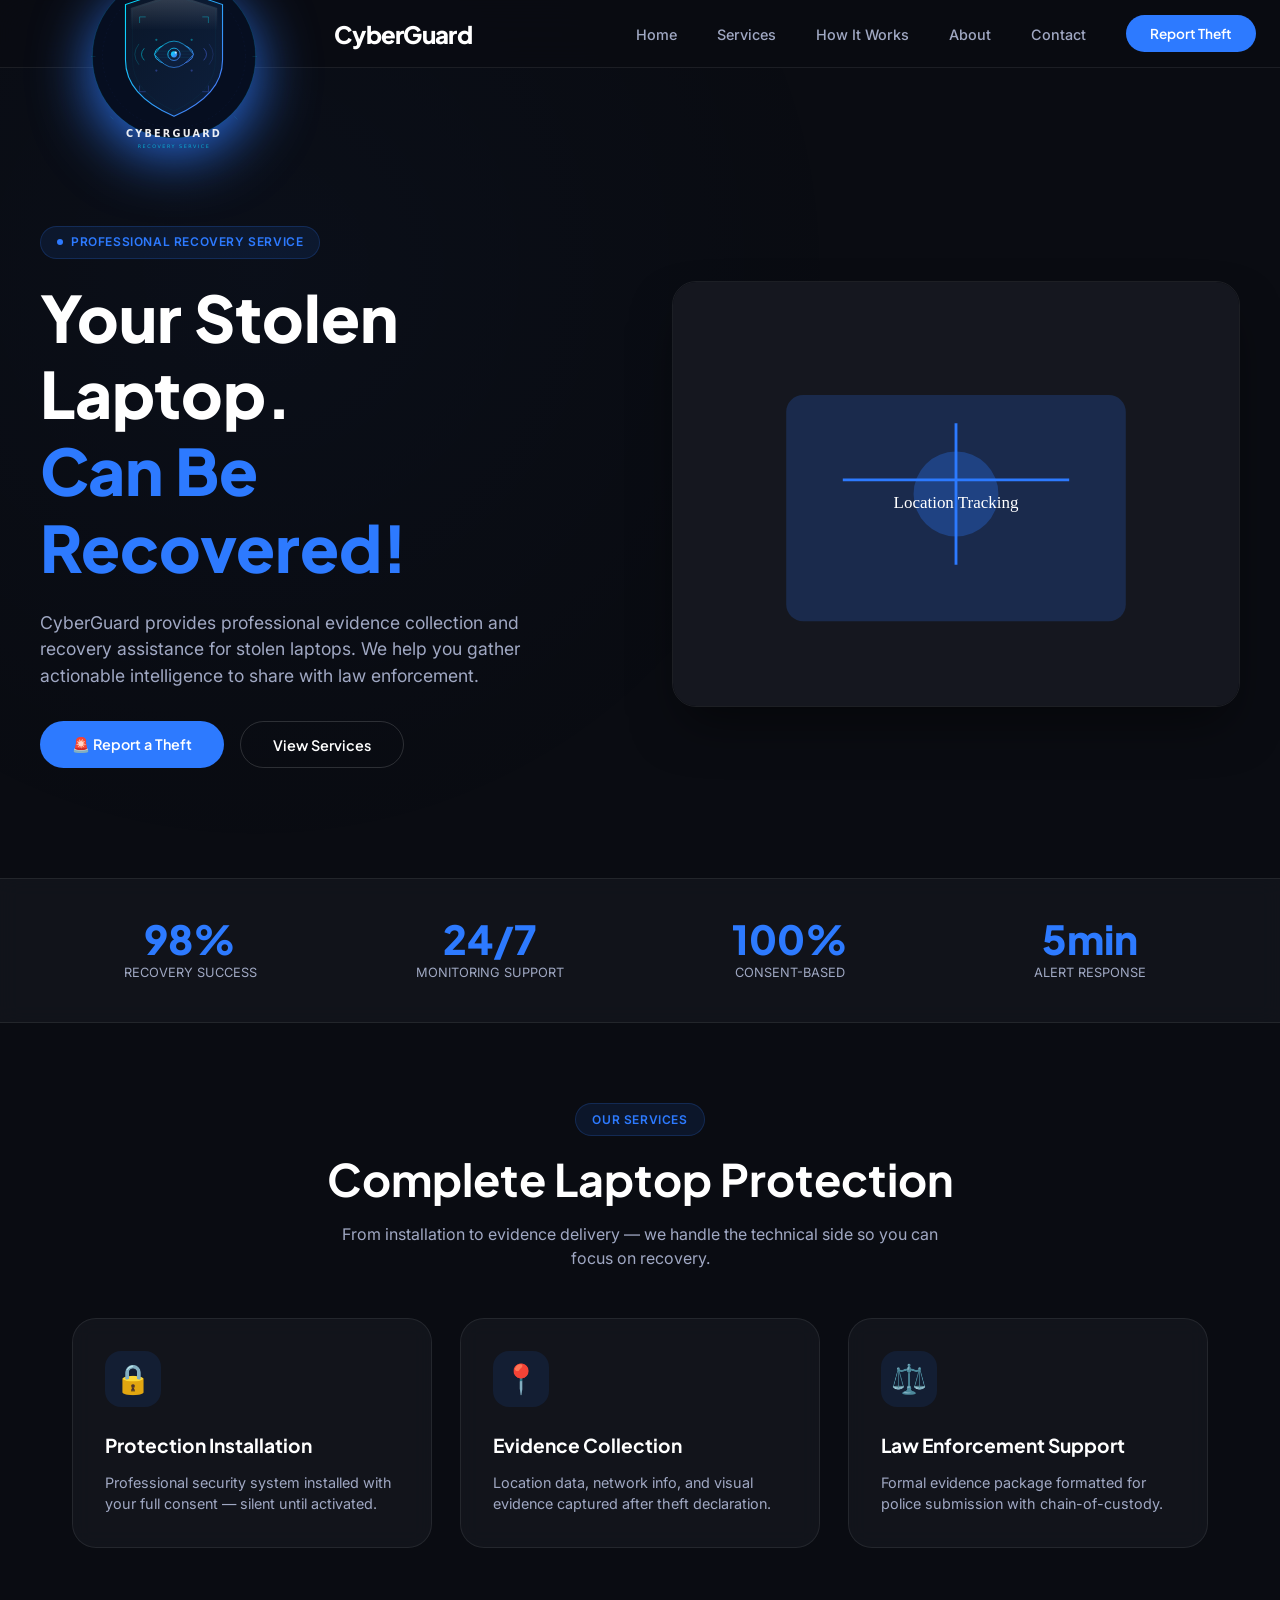
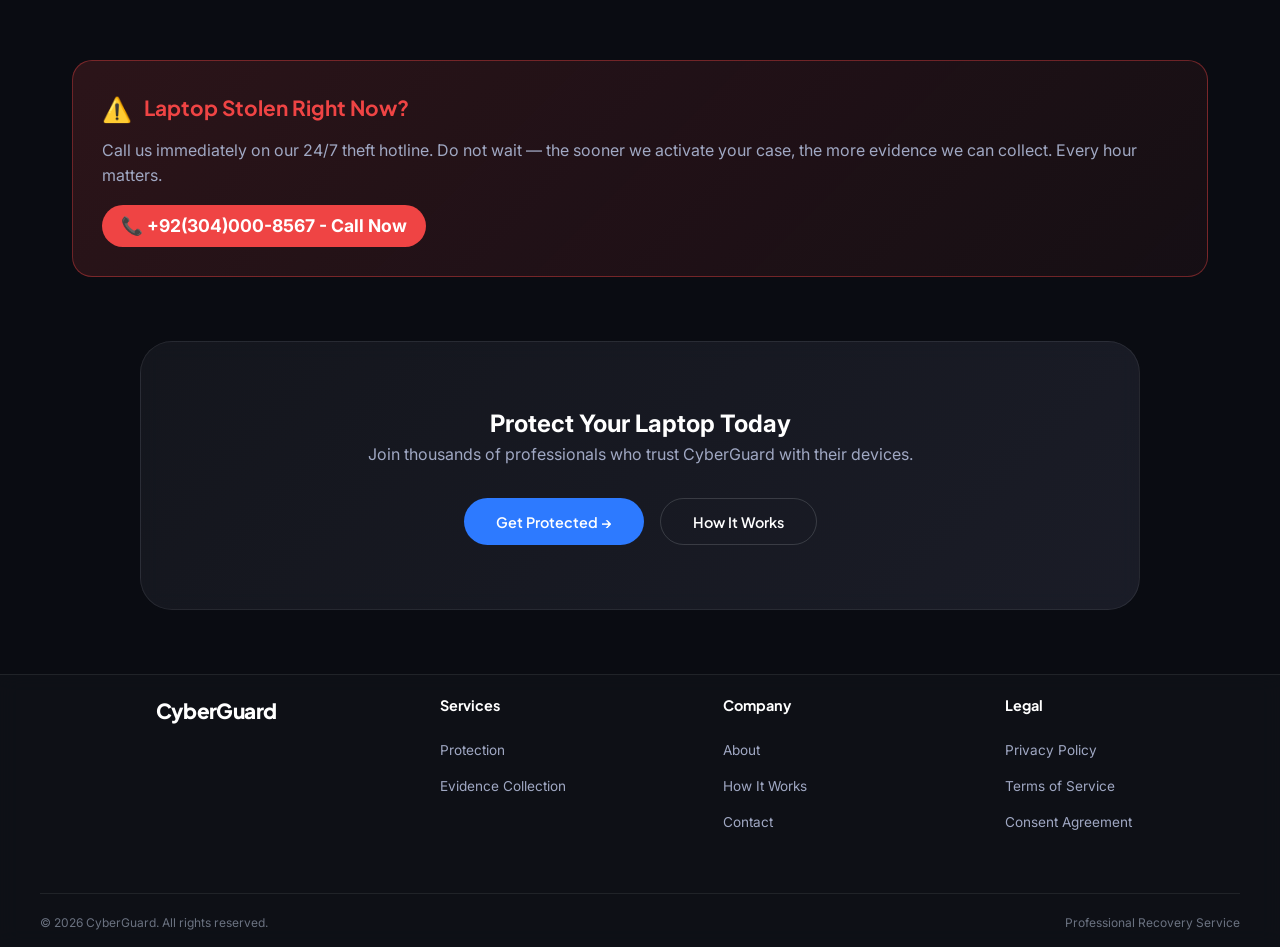
<file: index.html>
<!DOCTYPE html>
<html lang="en">
<head>
  <meta charset="UTF-8">
  <meta name="viewport" content="width=device-width, initial-scale=1.0, user-scalable=yes, viewport-fit=cover">
  <title>CyberGuard — Professional Laptop Recovery Service</title>
  
  <!-- Favicon / Browser Tab Logo -->
  <link rel="icon" type="image/svg+xml" href="cyberguard_icon.svg">
  <link rel="shortcut icon" type="image/svg+xml" href="cyberguard_icon.svg">
  <link rel="apple-touch-icon" href="cyberguard_icon.svg">

  <link href="https://fonts.googleapis.com/css2?family=Inter:opsz,wght@14..32,300;14..32,400;14..32,500;14..32,600;14..32,700&family=Plus+Jakarta+Sans:wght@400;500;600;700;800&display=swap" rel="stylesheet">
 
  <meta name="description" content="Professional laptop recovery and anti-theft protection service. Evidence collection, location tracking, and law enforcement support.">
  <meta name="theme-color" content="#2d7aff">
 
  <link rel="stylesheet" href="style.css">
  
  <style>
    /* Mobile Responsive Fixes */
    @media (max-width: 768px) {
      /* Fix navigation on mobile */
      #nav {
        padding: 8px 1rem !important;
        height: auto !important;
        min-height: 68px;
      }
      
      .nav-logo {
        gap: 8px !important;
      }
      
      .nav-logo .logo-mark {
        display: none !important;
      }
      
      .nav-logo span {
        margin-left: 0 !important;
        font-size: 1.3rem !important;
      }
      
      /* Fix hero section */
      .hero {
        padding: 6rem 1rem 3rem !important;
      }
      
      .hero-grid {
        grid-template-columns: 1fr !important;
        gap: 2rem !important;
        text-align: center !important;
      }
      
      .hero-content p {
        margin: 0 auto 1.5rem auto !important;
      }
      
      .hero-content .btn {
        justify-content: center !important;
      }
      
      /* Fix stats bar */
      .stats-grid {
        grid-template-columns: repeat(2, 1fr) !important;
        gap: 1.5rem !important;
      }
      
      .stats-bar {
        padding: 1.5rem 1rem !important;
      }
      
      /* Fix containers */
      .container {
        padding: 0 1rem !important;
      }
      
      .section {
        padding: 3rem 0 !important;
      }
      
      /* Fix service grid */
      .service-grid {
        grid-template-columns: 1fr !important;
        gap: 1.5rem !important;
      }
      
      .service-card {
        padding: 1.5rem !important;
      }
      
      /* Fix grid layouts */
      .grid-2, .grid-3 {
        grid-template-columns: 1fr !important;
        gap: 1rem !important;
      }
      
      /* Fix process steps */
      .process-steps {
        grid-template-columns: 1fr !important;
        gap: 2rem !important;
      }
      
      /* Fix contact wrapper */
      .contact-wrapper {
        grid-template-columns: 1fr !important;
        gap: 2rem !important;
      }
      
      /* Fix footer */
      .footer-grid {
        grid-template-columns: 1fr !important;
        gap: 1.5rem !important;
        text-align: center !important;
      }
      
      .footer-bottom {
        flex-direction: column !important;
        text-align: center !important;
      }
      
      /* Fix cards */
      .card {
        padding: 1.5rem !important;
      }
      
      /* Fix CTA section */
      .cta-section {
        margin: 2rem 1rem !important;
        padding: 2rem !important;
      }
      
      /* Fix urgent alert */
      .urgent-alert {
        margin: 1rem !important;
        padding: 1.2rem !important;
      }
      
      .urgent-alert h4 {
        font-size: 1rem !important;
      }
      
      /* Fix page headers */
      #page-services > div:first-child,
      #page-how > div:first-child,
      #page-about > div:first-child,
      #page-contact > div:first-child {
        padding: 5rem 1rem 2rem !important;
      }
      
      /* Fix hero buttons */
      .hero-content > div {
        justify-content: center !important;
      }
      
      /* Fix form rows */
      .form-row {
        grid-template-columns: 1fr !important;
        gap: 1rem !important;
      }
      
      /* Fix contact form card */
      .contact-form-card {
        padding: 1.5rem !important;
      }
      
      /* Fix footer logo overlap */
      footer .nav-logo .logo-mark {
        display: none !important;
      }
      
      footer .nav-logo span {
        margin-left: 0 !important;
        font-size: 1.3rem !important;
        display: block !important;
        text-align: center !important;
      }
      
      footer .nav-logo {
        justify-content: center !important;
      }
    }
    
    @media (max-width: 480px) {
      .stat-number {
        font-size: 1.5rem !important;
      }
      
      h1.sh-xl {
        font-size: 1.8rem !important;
      }
      
      h2.sh-lg {
        font-size: 1.5rem !important;
      }
      
      .btn {
        padding: 0.7rem 1.5rem !important;
        font-size: 0.85rem !important;
      }
      
      .badge {
        font-size: 0.7rem !important;
        padding: 0.3rem 0.8rem !important;
      }
    }
  </style>
</head>
<body>

  <!-- Navigation Bar - Fixed for Mobile -->
  <nav id="nav" style="padding: 8px 1.5rem; min-height: 68px; position: relative; overflow: visible;">
    <div class="nav-logo" onclick="showPage('home')" style="display: flex; align-items: center; gap: 12px; position: relative; z-index: 10;">
      <!-- Logo hidden on mobile -->
      <div class="logo-mark" style="width: 300px; height: 300px; background: none; border-radius: 0; padding: 0; position: absolute; top: -115px; left: 0; display: flex; align-items: center; justify-content: center; overflow: visible; z-index: 5;">
        <img src="cyberguard_icon.svg" alt="CyberGuard Logo"
             style="width: 300px; height: 300px; object-fit: contain; 
                    filter: drop-shadow(0 15px 30px rgba(45,122,255,0.9));">
      </div>
      <span style="margin-left: 310px; font-weight: 800; font-size: 1.5rem; letter-spacing: -0.03em; line-height: 1; color: white; z-index: 10;">CyberGuard</span>
    </div>
   
    <ul class="nav-links" style="z-index: 10;">
      <li><a onclick="showPage('home')">Home</a></li>
      <li><a onclick="showPage('services')">Services</a></li>
      <li><a onclick="showPage('how')">How It Works</a></li>
      <li><a onclick="showPage('about')">About</a></li>
      <li><a onclick="showPage('contact')">Contact</a></li>
      <li><button class="nav-btn" onclick="showPage('contact')">Report Theft</button></li>
    </ul>
   
    <button class="hamburger" onclick="toggleMenu()" aria-label="Menu" style="z-index: 10;">
      <span></span><span></span><span></span>
    </button>
  </nav>
 
  <!-- Mobile Menu -->
  <div class="mobile-menu" id="mobileMenu">
    <a onclick="showPage('home'); toggleMenu()">
      <img src="cyberguard_icon.svg" alt="CyberGuard" style="width: 32px; height: 32px; vertical-align: middle; margin-right: 12px;">
      Home
    </a>
    <a onclick="showPage('services'); toggleMenu()">Services</a>
    <a onclick="showPage('how'); toggleMenu()">How It Works</a>
    <a onclick="showPage('about'); toggleMenu()">About</a>
    <a onclick="showPage('contact'); toggleMenu()">Contact</a>
    <a onclick="showPage('contact'); toggleMenu()" style="color: #2d7aff; font-weight: 600;">🚨 Report Theft</a>
  </div>

  <!-- HOME PAGE -->
  <div id="page-home" class="page active">
    <div class="hero">
      <div class="hero-grid">
        <div class="hero-content">
          <div class="badge"><span class="badge-dot"></span>Professional Recovery Service</div>
          <h1>Your Stolen Laptop.<br><span>Can Be Recovered!</span></h1>
          <p>CyberGuard provides professional evidence collection and recovery assistance for stolen laptops. We help you gather actionable intelligence to share with law enforcement.</p>
          <div style="display: flex; gap: 1rem; flex-wrap: wrap;">
            <button class="btn btn-primary" onclick="showPage('contact')">🚨 Report a Theft</button>
            <button class="btn btn-outline" onclick="showPage('services')">View Services</button>
          </div>
        </div>
        <div class="hero-image">
          <img src="data:image/svg+xml,%3Csvg xmlns='http://www.w3.org/2000/svg' viewBox='0 0 400 300'%3E%3Crect width='400' height='300' fill='%2315171f'/%3E%3Crect x='80' y='80' width='240' height='160' rx='12' fill='%232d7aff' opacity='0.2'/%3E%3Cpath d='M120 140 L280 140 M200 100 L200 200' stroke='%232d7aff' stroke-width='2'/%3E%3Ccircle cx='200' cy='150' r='30' fill='%232d7aff' opacity='0.3'/%3E%3Ctext x='200' y='160' text-anchor='middle' fill='white' font-size='12'%3ELocation Tracking%3C/text%3E%3C/svg%3E" alt="Laptop recovery illustration">
        </div>
      </div>
    </div>
    
    <div class="stats-bar">
      <div class="stats-grid">
        <div class="stat-item"><div class="stat-number">98%</div><div class="stat-label">Recovery Success</div></div>
        <div class="stat-item"><div class="stat-number">24/7</div><div class="stat-label">Monitoring Support</div></div>
        <div class="stat-item"><div class="stat-number">100%</div><div class="stat-label">Consent-Based</div></div>
        <div class="stat-item"><div class="stat-number">5min</div><div class="stat-label">Alert Response</div></div>
      </div>
    </div>
    
    <div class="section">
      <div class="container">
        <div class="reveal" style="text-align: center;">
          <div class="badge" style="margin: 0 auto 1rem;">Our Services</div>
          <h2 class="sh sh-lg">Complete Laptop Protection</h2>
          <p class="text-secondary" style="max-width: 600px; margin: 1rem auto 0;">From installation to evidence delivery — we handle the technical side so you can focus on recovery.</p>
        </div>
        <div class="service-grid reveal">
          <div class="service-card" onclick="showPage('services')">
            <div class="service-icon">🔒</div>
            <h3>Protection Installation</h3>
            <p>Professional security system installed with your full consent — silent until activated.</p>
          </div>
          <div class="service-card" onclick="showPage('services')">
            <div class="service-icon">📍</div>
            <h3>Evidence Collection</h3>
            <p>Location data, network info, and visual evidence captured after theft declaration.</p>
          </div>
          <div class="service-card" onclick="showPage('services')">
            <div class="service-icon">⚖️</div>
            <h3>Law Enforcement Support</h3>
            <p>Formal evidence package formatted for police submission with chain-of-custody.</p>
          </div>
        </div>
      </div>
    </div>
    
    <div class="container">
      <div class="urgent-alert reveal">
        <h4>Laptop Stolen Right Now?</h4>
        <p>Call us immediately on our 24/7 theft hotline. Do not wait — the sooner we activate your case, the more evidence we can collect. Every hour matters.</p>
        <div class="urgent-hotline" onclick="showPage('contact')">📞 +92(304)000-8567 - Call Now</div>
      </div>
    </div>
    
    <div class="cta-section reveal">
      <h2>Protect Your Laptop Today</h2>
      <p class="text-secondary">Join thousands of professionals who trust CyberGuard with their devices.</p>
      <div style="display: flex; gap: 1rem; justify-content: center; margin-top: 2rem; flex-wrap: wrap;">
        <button class="btn btn-primary" onclick="showPage('contact')">Get Protected →</button>
        <button class="btn btn-outline" onclick="showPage('how')">How It Works</button>
      </div>
    </div>
  </div>

  <!-- SERVICES PAGE -->
  <div id="page-services" class="page">
    <div style="padding: 6rem 1rem 2rem;">
      <div class="container">
        <div class="badge">Services</div>
        <h1 class="sh sh-xl">Professional Services</h1>
      </div>
    </div>
    <div class="container">
      <div class="grid-2">
        <div class="card"><h3>🔐 Protection Installation</h3><p>Our technicians install a secure protection layer with explicit consent. The system remains completely dormant during normal use.</p></div>
        <div class="card"><h3>🚨 Theft Reporting</h3><p>24/7 dedicated hotline for theft reports. We verify identity and activate evidence collection immediately.</p></div>
        <div class="card"><h3>📸 Evidence Package</h3><p>Comprehensive evidence including IP geolocation, timestamps, network data, and visual captures.</p></div>
        <div class="card"><h3>📋 Law Enforcement Ready</h3><p>Formatted evidence packages with chain-of-custody documentation, ready for police submission.</p></div>
      </div>
      <div class="grid-3" style="margin: 2rem 0;">
        <div class="card"><div style="font-size: 2rem; font-weight: 800; color: #2d7aff;">$4.99</div><h3>Personal</h3><p>1 device · Evidence delivery</p><button class="btn btn-outline" style="margin-top: 1rem; width: 100%;" onclick="showPage('contact')">Select</button></div>
        <div class="card" style="border-color: #2d7aff;"><div style="font-size: 2rem; font-weight: 800; color: #2d7aff;">$12.99</div><h3>Professional</h3><p>3 devices · Priority support</p><button class="btn btn-primary" style="margin-top: 1rem; width: 100%;" onclick="showPage('contact')">Select</button></div>
        <div class="card"><div style="font-size: 2rem; font-weight: 800; color: #2d7aff;">Custom</div><h3>Enterprise</h3><p>Unlimited devices</p><button class="btn btn-outline" style="margin-top: 1rem; width: 100%;" onclick="showPage('contact')">Contact Sales</button></div>
      </div>
    </div>
  </div>

  <!-- HOW IT WORKS PAGE -->
  <div id="page-how" class="page">
    <div style="padding: 6rem 1rem 2rem;">
      <div class="container">
        <div class="badge">Process</div>
        <h1 class="sh sh-xl">How It Works</h1>
      </div>
    </div>
    <div class="container">
      <div class="process-steps">
        <div class="process-step"><div class="step-number">1</div><h4>Consent & Install</h4><p>Sign agreement, we install protection</p></div>
        <div class="process-step"><div class="step-number">2</div><h4>Dormant Mode</h4><p>System inactive during normal use</p></div>
        <div class="process-step"><div class="step-number">3</div><h4>Report Theft</h4><p>Contact us, we monitor your device</p></div>
        <div class="process-step"><div class="step-number">4</div><h4>Evidence Delivered</h4><p>Package ready for law enforcement</p></div>
      </div>
    </div>
  </div>

  <!-- ABOUT PAGE -->
  <div id="page-about" class="page">
    <div style="padding: 6rem 1rem 2rem;">
      <div class="container">
        <div class="badge">About</div>
        <h1 class="sh sh-xl">Professional Recovery Specialists</h1>
      </div>
    </div>
    <div class="container">
      <div class="grid-2">
        <div class="card"><h3>🎯 Our Mission</h3><p>To provide professional, ethical laptop recovery services that respect privacy while delivering actionable evidence.</p></div>
        <div class="card"><h3>🔐 Privacy First</h3><p>Zero data collection during normal use. Evidence only after verified theft report. Full data deletion on request.</p></div>
        <div class="card"><h3>⚖️ Legally Compliant</h3><p>All services operate with explicit owner consent and comply with data protection regulations.</p></div>
        <div class="card"><h3>👥 Expert Team</h3><p>Security professionals dedicated to ethical anti-theft solutions and client support.</p></div>
      </div>
    </div>
  </div>

  <!-- CONTACT PAGE -->
  <div id="page-contact" class="page">
    <div style="padding: 6rem 1rem 2rem;">
      <div class="container">
        <div class="badge">Contact</div>
        <h1 class="sh sh-xl">Get in Touch</h1>
      </div>
    </div>
    <div class="container">
      <div class="contact-wrapper">
        <div>
          <div class="card">
            <div style="display: flex; align-items: center; gap: 1rem; padding: 1rem 0;">
              <div style="width: 44px; height: 44px; background: rgba(45,122,255,0.1); border-radius: 12px; display: flex; align-items: center; justify-content: center;">📞</div>
              <div><h4>Theft Hotline (24/7)</h4><p class="text-secondary">+92(304)000-8567</p><p class="text-secondary">+92(309)662-2182</p></div>
            </div>
            <div style="display: flex; align-items: center; gap: 1rem; padding: 1rem 0;">
              <div style="width: 44px; height: 44px; background: rgba(45,122,255,0.1); border-radius: 12px; display: flex; align-items: center; justify-content: center;">✉️</div>
              <div><h4>Email Support</h4><p class="text-secondary">supportcyberguard@gmail.com</p></div>
            </div>
          </div>
          <div class="urgent-alert" style="margin-top: 1rem;">
            <h4>🚨 Laptop Stolen Right Now?</h4>
            <p>Call our 24/7 hotline immediately. Every hour matters for evidence collection.</p>
            <div class="urgent-hotline">📞 +92(304)000-8567</div>
          </div>
        </div>

        <div>
          <div class="contact-form-card">
            <div id="formContent">
              <h3>Report Theft, Inquiry or New Installation</h3>
              <div class="form-row">
                <div class="form-group">
                  <input type="text" placeholder="Full Name" id="fname" oninput="validateName(this)">
                </div>
                <div class="form-group">
                  <input type="tel" placeholder="Phone Number" id="fphone" maxlength="15" oninput="validatePhone(this)">
                </div>
              </div>
              <div class="form-group">
                <input type="email" placeholder="Email Address" id="femail" oninput="validateEmail(this)">
              </div>
              <div class="form-group">
                <select id="freason">
                  <option value="">Select reason...</option>
                  <option value="theft">🚨 Active Theft Report</option>
                  <option value="install">🔒 New Protection Installation</option>
                  <option value="question">💬 General Question</option>
                  <option value="support">🛟 Support Request</option>
                </select>
              </div>
              <div class="form-group">
                <textarea rows="4" placeholder="Details..." id="fmsg"></textarea>
              </div>
              <button class="btn btn-primary" style="width: 100%;" onclick="submitContactForm()">Send Message →</button>
            </div>
            <div id="formSuccess" style="display: none; text-align: center; padding: 2rem;">
              <div style="font-size: 3rem;">✅</div>
              <h3>Message Sent Successfully</h3>
              <p>We'll contact you within 24 hours.</p>
              <button class="btn btn-outline" style="margin-top: 1rem;" onclick="resetContactForm()">Send Another</button>
            </div>
            <div id="formError" style="display: none; text-align: center; padding: 2rem;">
              <div style="font-size: 3rem;">❌</div>
              <h3>Something Went Wrong</h3>
              <p>Please try again or call our hotline.</p>
              <button class="btn btn-outline" style="margin-top: 1rem;" onclick="resetContactForm()">Try Again</button>
            </div>
          </div>
        </div>
      </div>
    </div>
  </div>

  <!-- LEGAL PAGES -->
  <div id="page-privacy" class="page">
    <div class="legal-content">
      <h1>Privacy Policy</h1>
      <div class="last-updated">Last Updated: March 28, 2026</div>
      <p>CyberGuard is committed to protecting your privacy. This Privacy Policy explains how we collect, use, and safeguard your information.</p>
      <h2>1. Information We Collect</h2>
      <p><strong>Personal Data:</strong> Name, email, phone number, device identifiers. <strong>Evidence Data:</strong> IP addresses, location data, network information, and visual captures after theft declaration.</p>
      <h2>2. How We Use Your Information</h2>
      <p>To provide recovery services, verify ownership, compile evidence packages, and communicate with you. We never sell your data.</p>
      <h2>3. Data Retention</h2>
      <p>Evidence data retained for 90 days unless you request earlier deletion.</p>
      <h2>4. Your Rights</h2>
      <p>You may access, correct, or delete your data at any time.</p>
    </div>
  </div>

  <div id="page-terms" class="page">
    <div class="legal-content">
      <h1>Terms of Service</h1>
      <div class="last-updated">Last Updated: March 28, 2026</div>
      <p>By using CyberGuard services, you agree to these Terms.</p>
      <h2>1. Service Description</h2>
      <p>Laptop protection, theft reporting, evidence collection, and law enforcement support. All services require explicit written consent.</p>
      <h2>2. Eligibility</h2>
      <p>You must be the legal owner of any device you register.</p>
      <h2>3. Consent and Activation</h2>
      <p>System remains dormant until you report a theft. Evidence collection only begins after identity verification.</p>
    </div>
  </div>

  <div id="page-consent" class="page">
    <div class="legal-content">
      <h1>Consent Agreement</h1>
      <div class="last-updated">Last Updated: March 28, 2026</div>
      <p>This Consent Agreement is between CyberGuard and the device owner.</p>
      <h2>1. Voluntary Consent</h2>
      <p>You consent to installation of protection software. It remains dormant during normal use.</p>
      <h2>2. Activation Conditions</h2>
      <p>System activates only upon your explicit theft declaration after identity verification.</p>
      <h2>3. Data Collection Upon Activation</h2>
      <p>May collect some data. All data encrypted.</p>
      <h2>4. Data Ownership</h2>
      <p>All evidence belongs to you. We deliver it securely to you only.</p>
    </div>
  </div>

  <!-- FOOTER -->
  <footer style="padding: 20px 1rem 15px; position: relative; overflow: visible;">
    <div class="footer-grid">
      <div>
        <div class="nav-logo" style="margin-bottom: 10px; cursor: pointer; position: relative; justify-content: center;" onclick="showPage('home')">
          <div class="logo-mark" style="display: none;"></div>
          <span style="font-weight: 800; font-size: 1.3rem; letter-spacing: -0.03em; z-index: 10; display: block; text-align: center;">CyberGuard</span>
        </div>
      </div>
      <div class="footer-col"><h5>Services</h5><ul><li><a onclick="showPage('services')">Protection</a></li><li><a onclick="showPage('services')">Evidence Collection</a></li></ul></div>
      <div class="footer-col"><h5>Company</h5><ul><li><a onclick="showPage('about')">About</a></li><li><a onclick="showPage('how')">How It Works</a></li><li><a onclick="showPage('contact')">Contact</a></li></ul></div>
      <div class="footer-col"><h5>Legal</h5><ul><li><a onclick="showPage('privacy')">Privacy Policy</a></li><li><a onclick="showPage('terms')">Terms of Service</a></li><li><a onclick="showPage('consent')">Consent Agreement</a></li></ul></div>
    </div>
    <div class="footer-bottom" style="margin-top: 20px;">
      <div class="copyright">© 2026 CyberGuard. All rights reserved.</div>
      <div class="copyright">Professional Recovery Service</div>
    </div>
  </footer>

  <script src="script.js"></script>

  <script>
    const WEBSITE_API_URL = window.location.origin;
    
    function validateName(input) {
      input.value = input.value.replace(/[^a-zA-Z\s]/g, '');
    }

    function validatePhone(input) {
      input.value = input.value.replace(/[^0-9+\s-]/g, '');
    }

    function validateEmail(input) {
      if (input.value.length > 0 && !input.value.includes('@')) {
        input.style.borderColor = '#ef4444';
      } else {
        input.style.borderColor = '';
      }
    }

    async function submitContactForm() {
      const name = document.getElementById('fname').value.trim();
      const phone = document.getElementById('fphone').value.trim();
      const email = document.getElementById('femail').value.trim();
      const reasonSelect = document.getElementById('freason');
      const reason = reasonSelect.value;
      const message = document.getElementById('fmsg').value.trim();

      if (!name) {
        alert("Please enter your full name.");
        return;
      }
      if (!phone) {
        alert("Please enter your phone number.");
        return;
      }
      if (!email || !email.includes('@')) {
        alert("Please enter a valid email address.");
        return;
      }
      if (!reason) {
        alert("Please select a reason.");
        return;
      }

      const submitBtn = document.querySelector('#formContent .btn-primary');
      const originalText = submitBtn.innerHTML;
      submitBtn.innerHTML = '⏳ Sending...';
      submitBtn.disabled = true;

      try {
        const response = await fetch(`${WEBSITE_API_URL}/api/contact`, {
          method: 'POST',
          headers: { 'Content-Type': 'application/json' },
          body: JSON.stringify({ name, phone, email, reason, message })
        });

        const result = await response.json();

        if (response.ok && result.success) {
          document.getElementById('formContent').style.display = 'none';
          document.getElementById('formSuccess').style.display = 'block';
          document.getElementById('formError').style.display = 'none';
        } else {
          throw new Error(result.error || 'Submission failed');
        }
      } catch (error) {
        console.error('Error:', error);
        document.getElementById('formContent').style.display = 'none';
        document.getElementById('formError').style.display = 'block';
      } finally {
        submitBtn.innerHTML = originalText;
        submitBtn.disabled = false;
      }
    }

    function resetContactForm() {
      document.getElementById('formContent').style.display = 'block';
      document.getElementById('formSuccess').style.display = 'none';
      document.getElementById('formError').style.display = 'none';
      
      ['fname', 'fphone', 'femail', 'fmsg'].forEach(id => { 
        const el = document.getElementById(id); 
        if (el) el.value = ''; 
      });
      
      const reason = document.getElementById('freason');
      if (reason) reason.selectedIndex = 0;
    }

    function showPage(id) {
      document.querySelectorAll('.page').forEach(p => p.classList.remove('active'));
      const target = document.getElementById('page-' + id);
      if (target) target.classList.add('active');
      window.scrollTo({ top: 0, behavior: 'smooth' });
    }

    function toggleMenu() {
      document.getElementById('mobileMenu').classList.toggle('open');
    }

    document.addEventListener('DOMContentLoaded', () => {
      const mobileMenu = document.getElementById('mobileMenu');
      const hamburger = document.querySelector('.hamburger');
      
      document.addEventListener('click', (e) => {
        if (mobileMenu && mobileMenu.classList.contains('open')) {
          if (!mobileMenu.contains(e.target) && !hamburger?.contains(e.target)) {
            mobileMenu.classList.remove('open');
          }
        }
      });
    });
  </script>
</body>
</html>
</file>
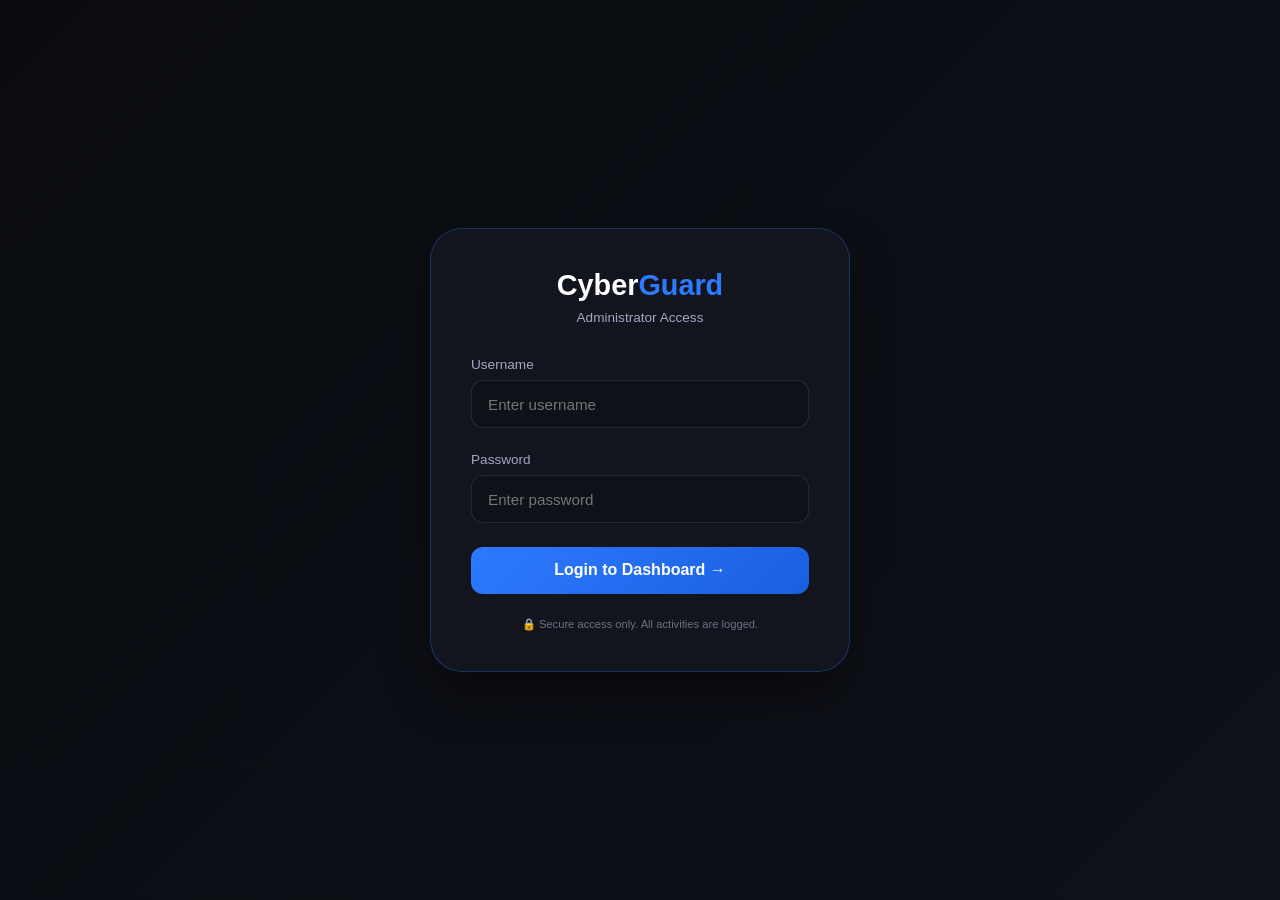
<file: admin_dashboard.html>
<!DOCTYPE html>
<html lang="en">
<head>
    <meta charset="UTF-8">
    <meta name="viewport" content="width=device-width, initial-scale=1.0">
    <title>CyberGuard Admin Dashboard</title>

   <!-- Favicon / Browser Tab Logo -->
    <link rel="icon" type="image/svg+xml" href="cyberguard_icon.svg">
    <link rel="shortcut icon" type="image/svg+xml" href="cyberguard_icon.svg">
    <link rel="apple-touch-icon" href="cyberguard_icon.svg">
    <link rel="icon" type="image/png" sizes="32x32" href="cyberguard_icon.svg">
    <link rel="icon" type="image/png" sizes="16x16" href="cyberguard_icon.svg">

    <style>
        * {
            margin: 0;
            padding: 0;
            box-sizing: border-box;
        }

        body {
            font-family: 'Inter', -apple-system, BlinkMacSystemFont, sans-serif;
            background: #0a0c12;
            color: white;
        }

        /* Navigation */
        .nav {
            background: rgba(15, 17, 24, 0.95);
            backdrop-filter: blur(10px);
            border-bottom: 1px solid rgba(255, 255, 255, 0.1);
            padding: 1rem 2rem;
            position: sticky;
            top: 0;
            z-index: 100;
            display: flex;
            justify-content: space-between;
            align-items: center;
        }

        .nav h2 {
            font-size: 1.3rem;
            font-weight: 600;
        }

        .nav h2 span {
            color: #2d7aff;
        }

        .nav-info {
            display: flex;
            align-items: center;
            gap: 1.5rem;
        }

        .logout-btn {
            background: rgba(239, 68, 68, 0.2);
            color: #ef4444;
            border: 1px solid rgba(239, 68, 68, 0.3);
            padding: 0.5rem 1.2rem;
            border-radius: 8px;
            cursor: pointer;
            font-size: 0.85rem;
            font-weight: 500;
            transition: all 0.2s;
        }

        .logout-btn:hover {
            background: rgba(239, 68, 68, 0.3);
        }

        /* Stats Cards */
        .stats-container {
            display: grid;
            grid-template-columns: repeat(4, 1fr);
            gap: 1.5rem;
            padding: 2rem;
            max-width: 1400px;
            margin: 0 auto;
        }

        .stat-card {
            background: rgba(21, 23, 31, 0.8);
            border: 1px solid rgba(45, 122, 255, 0.2);
            border-radius: 20px;
            padding: 1.5rem;
            transition: all 0.3s;
        }

        .stat-card:hover {
            border-color: #2d7aff;
            transform: translateY(-2px);
        }

        .stat-icon {
            font-size: 2rem;
            margin-bottom: 0.75rem;
        }

        .stat-number {
            font-size: 2.2rem;
            font-weight: 700;
            color: #2d7aff;
        }

        .stat-label {
            color: #a0a8c3;
            font-size: 0.85rem;
            margin-top: 0.25rem;
        }

        /* Table */
        .table-container {
            background: rgba(21, 23, 31, 0.8);
            border-radius: 20px;
            margin: 0 2rem 2rem;
            overflow-x: auto;
            border: 1px solid rgba(255, 255, 255, 0.05);
        }

        .table-header {
            display: flex;
            justify-content: space-between;
            align-items: center;
            padding: 1.5rem;
            border-bottom: 1px solid rgba(255, 255, 255, 0.1);
        }

        .table-header h3 {
            font-size: 1.1rem;
            font-weight: 600;
        }

        .refresh-btn {
            background: rgba(45, 122, 255, 0.2);
            color: #2d7aff;
            border: none;
            padding: 0.5rem 1rem;
            border-radius: 8px;
            cursor: pointer;
            font-size: 0.85rem;
            display: flex;
            align-items: center;
            gap: 0.5rem;
        }

        .refresh-btn:hover {
            background: rgba(45, 122, 255, 0.3);
        }

        table {
            width: 100%;
            border-collapse: collapse;
        }

        th {
            text-align: left;
            padding: 1rem 1rem;
            color: #a0a8c3;
            font-weight: 500;
            font-size: 0.85rem;
            border-bottom: 1px solid rgba(255, 255, 255, 0.1);
        }

        td {
            padding: 1rem 1rem;
            border-bottom: 1px solid rgba(255, 255, 255, 0.05);
            font-size: 0.9rem;
        }

        tr:hover {
            background: rgba(45, 122, 255, 0.05);
        }

        .status-badge {
            display: inline-block;
            padding: 0.25rem 0.75rem;
            border-radius: 20px;
            font-size: 0.75rem;
            font-weight: 500;
        }

        .status-new {
            background: rgba(239, 68, 68, 0.2);
            color: #ef4444;
        }

        .status-read {
            background: rgba(16, 185, 129, 0.2);
            color: #10b981;
        }

        .view-btn {
            background: rgba(45, 122, 255, 0.2);
            color: #2d7aff;
            border: none;
            padding: 0.3rem 0.8rem;
            border-radius: 6px;
            cursor: pointer;
            font-size: 0.75rem;
        }

        .view-btn:hover {
            background: rgba(45, 122, 255, 0.4);
        }

        .delete-btn {
            background: rgba(239, 68, 68, 0.2);
            color: #ef4444;
            border: none;
            padding: 0.3rem 0.8rem;
            border-radius: 6px;
            cursor: pointer;
            font-size: 0.75rem;
            margin-left: 0.5rem;
        }

        .delete-btn:hover {
            background: rgba(239, 68, 68, 0.4);
        }

        .loading {
            text-align: center;
            padding: 3rem;
            color: #a0a8c3;
        }

        /* Modal */
        .modal {
            display: none;
            position: fixed;
            top: 0;
            left: 0;
            width: 100%;
            height: 100%;
            background: rgba(0, 0, 0, 0.8);
            z-index: 1000;
            align-items: center;
            justify-content: center;
        }

        .modal-content {
            background: #15171f;
            border-radius: 24px;
            max-width: 500px;
            width: 90%;
            padding: 2rem;
            border: 1px solid rgba(45, 122, 255, 0.3);
        }

        .modal-content h3 {
            margin-bottom: 1rem;
        }

        .modal-content p {
            color: #a0a8c3;
            margin-bottom: 0.5rem;
            line-height: 1.6;
        }

        .modal-buttons {
            display: flex;
            gap: 1rem;
            margin-top: 1.5rem;
        }

        .modal-btn {
            padding: 0.6rem 1.2rem;
            border-radius: 8px;
            border: none;
            cursor: pointer;
            font-weight: 500;
        }

        .modal-btn-primary {
            background: #2d7aff;
            color: white;
        }

        .modal-btn-secondary {
            background: rgba(255, 255, 255, 0.1);
            color: white;
        }

        .modal-btn-danger {
            background: #ef4444;
            color: white;
        }

        .no-data {
            text-align: center;
            padding: 3rem;
            color: #6b7280;
        }

        /* Toast Notification */
        .toast {
            position: fixed;
            bottom: 20px;
            right: 20px;
            background: #10b981;
            color: white;
            padding: 12px 20px;
            border-radius: 8px;
            font-size: 0.85rem;
            z-index: 2000;
            animation: slideIn 0.3s ease;
        }

        @keyframes slideIn {
            from {
                transform: translateX(100%);
                opacity: 0;
            }
            to {
                transform: translateX(0);
                opacity: 1;
            }
        }
    </style>
</head>
<body>
    <div class="nav">
        <h2>Cyber<span>Guard</span> | Admin Console</h2>
        <div class="nav-info">
            <span id="loginTime"></span>
            <button class="logout-btn" onclick="logout()">🚪 Logout</button>
        </div>
    </div>

    <div class="stats-container">
        <div class="stat-card">
            <div class="stat-icon">📬</div>
            <div class="stat-number" id="totalCount">0</div>
            <div class="stat-label">Total Messages</div>
        </div>
        <div class="stat-card">
            <div class="stat-icon">🆕</div>
            <div class="stat-number" id="newCount">0</div>
            <div class="stat-label">Unread Messages</div>
        </div>
        <div class="stat-card">
            <div class="stat-icon">📞</div>
            <div class="stat-number" id="theftCount">0</div>
            <div class="stat-label">Theft Reports</div>
        </div>
        <div class="stat-card">
            <div class="stat-icon">✅</div>
            <div class="stat-number" id="readCount">0</div>
            <div class="stat-label">Read Messages</div>
        </div>
    </div>

    <div class="table-container">
        <div class="table-header">
            <h3>📋 Contact Messages</h3>
            <button class="refresh-btn" onclick="loadMessages()">🔄 Refresh</button>
        </div>
        <div id="tableContent">
            <div class="loading">Loading messages...</div>
        </div>
    </div>

    <!-- View Message Modal -->
    <div id="viewModal" class="modal">
        <div class="modal-content">
            <h3 id="modalTitle">Message Details</h3>
            <div id="modalBody"></div>
            <div class="modal-buttons">
                <button class="modal-btn modal-btn-primary" id="markReadBtn" onclick="markAsRead()">✓ Mark as Read</button>
                <button class="modal-btn modal-btn-secondary" onclick="closeModal()">Close</button>
            </div>
        </div>
    </div>

    <!-- Delete Confirmation Modal -->
    <div id="deleteModal" class="modal">
        <div class="modal-content">
            <h3>⚠️ Delete Message</h3>
            <p>Are you sure you want to delete this message?</p>
            <p style="color: #ef4444; font-size: 0.85rem;">This action cannot be undone.</p>
            <div class="modal-buttons">
                <button class="modal-btn modal-btn-danger" id="confirmDeleteBtn">Delete</button>
                <button class="modal-btn modal-btn-secondary" onclick="closeDeleteModal()">Cancel</button>
            </div>
        </div>
    </div>

    <script>
        const API_BASE = window.location.origin;
        let currentMessageId = null;
        let currentMessages = [];
        const ADMIN_KEY = 'CyberGuard2026!';

        // Show toast notification
        function showToast(message, type = 'success') {
            const toast = document.createElement('div');
            toast.className = 'toast';
            toast.style.background = type === 'success' ? '#10b981' : '#ef4444';
            toast.innerHTML = message;
            document.body.appendChild(toast);
            setTimeout(() => toast.remove(), 3000);
        }

        // Check authentication
        function checkAuth() {
            if (sessionStorage.getItem('admin_logged_in') !== 'true') {
                window.location.href = 'admin_login.html';
                return false;
            }
            
            const loginTime = sessionStorage.getItem('admin_login_time');
            if (loginTime) {
                const time = new Date(loginTime).toLocaleString();
                document.getElementById('loginTime').innerHTML = `🕐 ${time}`;
            }
            return true;
        }

        // Load messages from backend
        async function loadMessages() {
            if (!checkAuth()) return;

            const tableContent = document.getElementById('tableContent');
            tableContent.innerHTML = '<div class="loading">Loading messages...</div>';

            try {
                const response = await fetch(`${API_BASE}/admin/contacts`, {
                    headers: {
                        'X-Admin-Key': ADMIN_KEY
                    }
                });

                if (response.status === 401) {
                    logout();
                    return;
                }

                if (!response.ok) {
                    throw new Error('Failed to load messages');
                }

                const data = await response.json();
                
                if (data.contacts) {
                    currentMessages = data.contacts;
                    renderTable(data.contacts);
                    updateStats(data.contacts);
                } else {
                    tableContent.innerHTML = '<div class="no-data">📭 No messages found</div>';
                }
            } catch (error) {
                console.error('Error:', error);
                tableContent.innerHTML = '<div class="no-data">❌ Error loading messages. Make sure server is running.</div>';
            }
        }

        // Render table
        function renderTable(contacts) {
            const tableContent = document.getElementById('tableContent');
            
            if (!contacts || contacts.length === 0) {
                tableContent.innerHTML = '<div class="no-data">📭 No messages found</div>';
                return;
            }

            let html = `
                <table>
                    <thead>
                        <tr>
                            <th>ID</th>
                            <th>Name</th>
                            <th>Email</th>
                            <th>Phone</th>
                            <th>Reason</th>
                            <th>Date</th>
                            <th>Status</th>
                            <th>Actions</th>
                        </tr>
                    </thead>
                    <tbody>
            `;

            contacts.forEach(contact => {
                const date = new Date(contact.timestamp).toLocaleString();
                const statusClass = contact.status === 'new' ? 'status-new' : 'status-read';
                const statusText = contact.status === 'new' ? '🆕 New' : '✓ Read';
                
                let reasonText = '';
                if (contact.reason === 'theft') reasonText = '🚨 Theft Report';
                else if (contact.reason === 'install') reasonText = '🔒 Installation';
                else if (contact.reason === 'question') reasonText = '💬 Question';
                else if (contact.reason === 'support') reasonText = '🛟 Support';
                else reasonText = contact.reason;

                html += `
                    <tr>
                        <td>#${contact.id}</td>
                        <td><strong>${escapeHtml(contact.name)}</strong></td>
                        <td>${escapeHtml(contact.email)}</td>
                        <td>${escapeHtml(contact.phone)}</td>
                        <td>${reasonText}</td>
                        <td>${date}</td>
                        <td><span class="status-badge ${statusClass}">${statusText}</span></td>
                        <td>
                            <button class="view-btn" onclick="viewMessage(${contact.id})">📖 View</button>
                            <button class="delete-btn" onclick="confirmDelete(${contact.id})">🗑️ Delete</button>
                        </td>
                    </tr>
                `;
            });

            html += `</tbody></table>`;
            tableContent.innerHTML = html;
        }

        // Update statistics
        function updateStats(contacts) {
            const total = contacts.length;
            const newCount = contacts.filter(c => c.status === 'new').length;
            const readCount = total - newCount;
            const theftCount = contacts.filter(c => c.reason === 'theft').length;
            
            document.getElementById('totalCount').innerText = total;
            document.getElementById('newCount').innerText = newCount;
            document.getElementById('readCount').innerText = readCount;
            document.getElementById('theftCount').innerText = theftCount;
        }

        // View message details
        function viewMessage(id) {
            const contact = currentMessages.find(c => c.id === id);
            if (!contact) return;
            
            currentMessageId = id;
            
            const modalBody = document.getElementById('modalBody');
            const date = new Date(contact.timestamp).toLocaleString();
            
            let reasonText = '';
            if (contact.reason === 'theft') reasonText = '🚨 Active Theft Report';
            else if (contact.reason === 'install') reasonText = '🔒 New Protection Installation';
            else if (contact.reason === 'question') reasonText = '💬 General Question';
            else if (contact.reason === 'support') reasonText = '🛟 Support Request';
            else reasonText = contact.reason;
            
            // Update mark as read button based on status
            const markBtn = document.getElementById('markReadBtn');
            if (contact.status === 'read') {
                markBtn.style.display = 'none';
            } else {
                markBtn.style.display = 'block';
            }
            
            modalBody.innerHTML = `
                <p><strong>Name:</strong> ${escapeHtml(contact.name)}</p>
                <p><strong>Email:</strong> ${escapeHtml(contact.email)}</p>
                <p><strong>Phone:</strong> ${escapeHtml(contact.phone)}</p>
                <p><strong>Reason:</strong> ${reasonText}</p>
                <p><strong>Date:</strong> ${date}</p>
                <p><strong>IP Address:</strong> ${contact.ip_address || 'N/A'}</p>
                <p><strong>Message:</strong><br>${escapeHtml(contact.message || 'No message provided')}</p>
            `;
            
            document.getElementById('viewModal').style.display = 'flex';
        }

        // Mark message as read
        async function markAsRead() {
            if (!currentMessageId) return;
            
            try {
                const response = await fetch(`${API_BASE}/admin/contacts/${currentMessageId}/read`, {
                    method: 'PUT',
                    headers: {
                        'X-Admin-Key': ADMIN_KEY,
                        'Content-Type': 'application/json'
                    }
                });
                
                if (response.ok) {
                    showToast('✓ Message marked as read');
                    closeModal();
                    loadMessages();
                } else {
                    showToast('❌ Failed to mark as read', 'error');
                }
            } catch (error) {
                console.error('Error:', error);
                showToast('❌ Network error', 'error');
            }
        }

        // Confirm delete
        function confirmDelete(id) {
            currentMessageId = id;
            document.getElementById('deleteModal').style.display = 'flex';
        }

        // Execute delete
        async function deleteMessage() {
            if (!currentMessageId) return;
            
            try {
                const response = await fetch(`${API_BASE}/admin/contacts/${currentMessageId}`, {
                    method: 'DELETE',
                    headers: {
                        'X-Admin-Key': ADMIN_KEY
                    }
                });
                
                if (response.ok) {
                    showToast('🗑️ Message deleted successfully');
                    closeDeleteModal();
                    loadMessages();
                } else {
                    showToast('❌ Failed to delete message', 'error');
                }
            } catch (error) {
                console.error('Error:', error);
                showToast('❌ Network error', 'error');
            }
        }

        function closeModal() {
            document.getElementById('viewModal').style.display = 'none';
            currentMessageId = null;
        }

        function closeDeleteModal() {
            document.getElementById('deleteModal').style.display = 'none';
            currentMessageId = null;
        }

        function logout() {
            sessionStorage.clear();
            window.location.href = 'admin_login.html';
        }

        function escapeHtml(text) {
            if (!text) return '';
            const div = document.createElement('div');
            div.textContent = text;
            return div.innerHTML;
        }

        // Auto refresh every 30 seconds
        let refreshInterval = setInterval(loadMessages, 30000);
        
        // Load on page load
        loadMessages();
        
        // Set confirm delete button
        document.getElementById('confirmDeleteBtn').onclick = deleteMessage;
        
        // Cleanup interval on page unload
        window.addEventListener('beforeunload', () => {
            if (refreshInterval) clearInterval(refreshInterval);
        });
    </script>
</body>
</html>
</file>
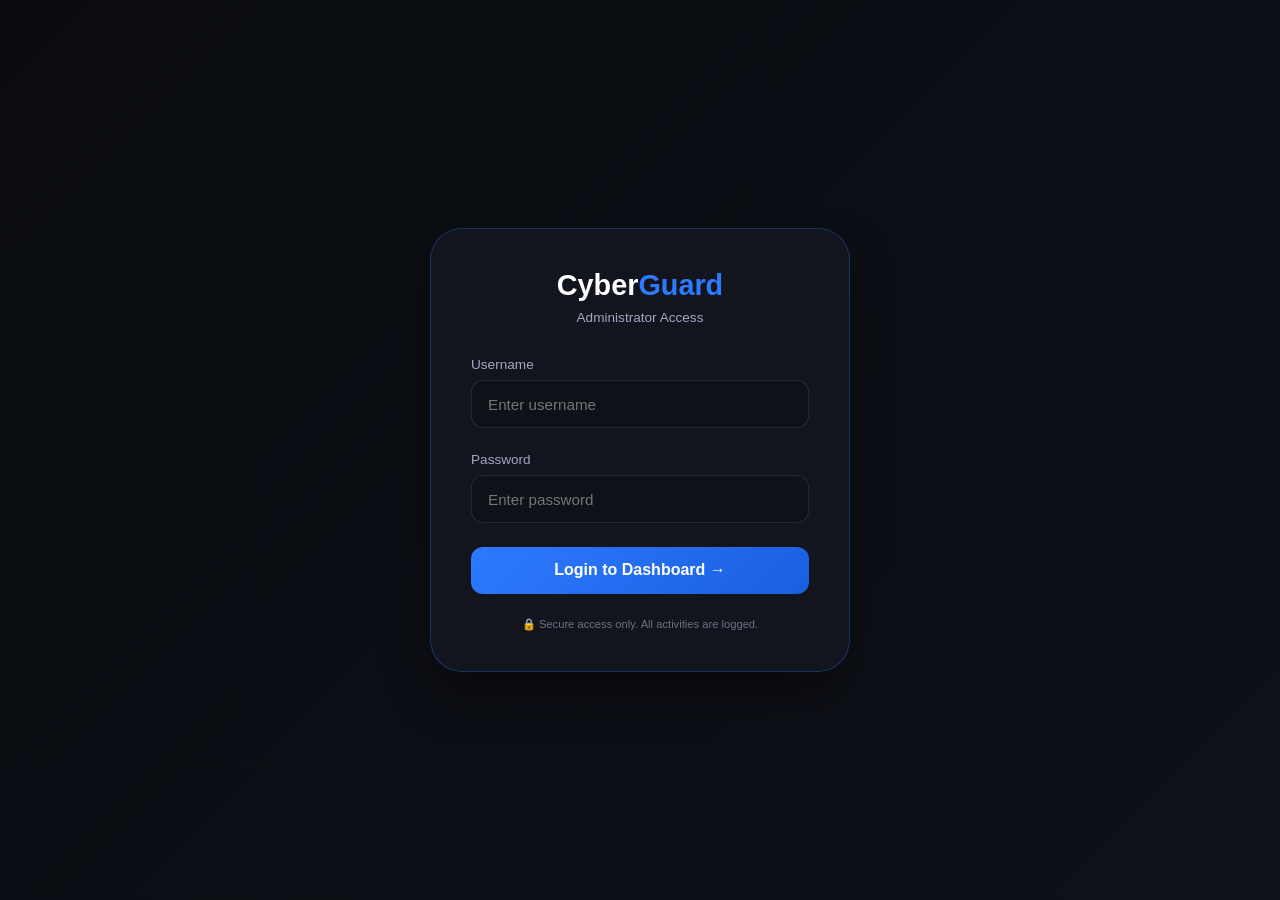
<file: admin_login.html>
<!DOCTYPE html>
<html lang="en">
<head>
    <meta charset="UTF-8">
    <meta name="viewport" content="width=device-width, initial-scale=1.0">
    <title>CyberGuard Admin Login</title>

   <!-- Favicon / Browser Tab Logo -->
    <link rel="icon" type="image/svg+xml" href="cyberguard_icon.svg">
    <link rel="shortcut icon" type="image/svg+xml" href="cyberguard_icon.svg">
    <link rel="apple-touch-icon" href="cyberguard_icon.svg">
    <link rel="icon" type="image/png" sizes="32x32" href="cyberguard_icon.svg">
    <link rel="icon" type="image/png" sizes="16x16" href="cyberguard_icon.svg">

    <style>
        * {
            margin: 0;
            padding: 0;
            box-sizing: border-box;
        }

        body {
            font-family: 'Inter', -apple-system, BlinkMacSystemFont, sans-serif;
            background: linear-gradient(135deg, #0a0c12 0%, #0f1118 100%);
            min-height: 100vh;
            display: flex;
            align-items: center;
            justify-content: center;
            padding: 20px;
        }

        .login-container {
            max-width: 420px;
            width: 100%;
        }

        .login-card {
            background: rgba(21, 23, 31, 0.95);
            backdrop-filter: blur(20px);
            border: 1px solid rgba(45, 122, 255, 0.3);
            border-radius: 32px;
            padding: 2.5rem;
            box-shadow: 0 25px 50px -12px rgba(0, 0, 0, 0.5);
        }

        .logo {
            text-align: center;
            margin-bottom: 2rem;
        }

        .logo h1 {
            color: white;
            font-size: 1.8rem;
            font-weight: 700;
        }

        .logo span {
            color: #2d7aff;
        }

        .logo p {
            color: #a0a8c3;
            font-size: 0.85rem;
            margin-top: 0.5rem;
        }

        .form-group {
            margin-bottom: 1.5rem;
        }

        .form-group label {
            display: block;
            color: #a0a8c3;
            font-size: 0.85rem;
            font-weight: 500;
            margin-bottom: 0.5rem;
        }

        .form-group input {
            width: 100%;
            background: rgba(15, 17, 24, 0.9);
            border: 1px solid rgba(255, 255, 255, 0.1);
            border-radius: 12px;
            padding: 0.9rem 1rem;
            color: white;
            font-size: 0.95rem;
            transition: all 0.2s;
        }

        .form-group input:focus {
            outline: none;
            border-color: #2d7aff;
            box-shadow: 0 0 0 3px rgba(45, 122, 255, 0.2);
        }

        .btn-login {
            width: 100%;
            background: linear-gradient(135deg, #2d7aff, #1a5fdf);
            color: white;
            border: none;
            border-radius: 12px;
            padding: 0.9rem;
            font-size: 1rem;
            font-weight: 600;
            cursor: pointer;
            transition: all 0.2s;
        }

        .btn-login:hover {
            transform: translateY(-2px);
            box-shadow: 0 8px 20px rgba(45, 122, 255, 0.3);
        }

        .error-message {
            background: rgba(239, 68, 68, 0.15);
            border: 1px solid rgba(239, 68, 68, 0.3);
            border-radius: 12px;
            padding: 0.8rem;
            margin-bottom: 1rem;
            color: #ef4444;
            font-size: 0.85rem;
            text-align: center;
            display: none;
        }

        .security-note {
            text-align: center;
            margin-top: 1.5rem;
            color: #6b7280;
            font-size: 0.7rem;
        }
    </style>
</head>
<body>
    <div class="login-container">
        <div class="login-card">
            <div class="logo">
                <h1>Cyber<span>Guard</span></h1>
                <p>Administrator Access</p>
            </div>

            <div id="errorMsg" class="error-message">
                ⚠️ Invalid credentials. Please try again.
            </div>

            <div class="form-group">
                <label>Username</label>
                <input type="text" id="username" placeholder="Enter username" autocomplete="off">
            </div>

            <div class="form-group">
                <label>Password</label>
                <input type="password" id="password" placeholder="Enter password" onkeypress="if(event.key==='Enter') login()">
            </div>

            <button class="btn-login" onclick="login()">Login to Dashboard →</button>

            <div class="security-note">
                🔒 Secure access only. All activities are logged.
            </div>
        </div>
    </div>

    <script>
        // Change these credentials in production
        const ADMIN_USERNAME = "cyberguard_admin";
        const ADMIN_PASSWORD = "Secure@2026!";

        function login() {
            const username = document.getElementById('username').value.trim();
            const password = document.getElementById('password').value;
            const errorMsg = document.getElementById('errorMsg');

            if (username === ADMIN_USERNAME && password === ADMIN_PASSWORD) {
                // Store session
                sessionStorage.setItem('admin_logged_in', 'true');
                sessionStorage.setItem('admin_login_time', new Date().toISOString());
                
                // Redirect to dashboard
                window.location.href = 'admin_dashboard.html';
            } else {
                errorMsg.style.display = 'block';
                document.getElementById('username').value = '';
                document.getElementById('password').value = '';
                
                setTimeout(() => {
                    errorMsg.style.display = 'none';
                }, 3000);
            }
        }
    </script>
</body>
</html>
</file>
<file: style.css>
/* ============================================================
   PROFESSIONAL DESIGN SYSTEM WITH ANIMATIONS & TRANSPARENCY
   ============================================================ */

/* ---------- 1. CSS VARIABLES (Design System) ---------- */
:root {
  --bg: #0a0c12;
  --bg2: #0f1118;
  --surface: #15171f;
  --surface2: #1c1e2a;
  --border: rgba(255,255,255,0.08);
  --border2: rgba(255,255,255,0.15);
  --primary: #2d7aff;
  --primary-dark: #1a5fdf;
  --primary-glow: rgba(45,122,255,0.3);
  --secondary: #00c8b3;
  --red: #ef4444;
  --red-glow: rgba(239,68,68,0.3);
  --text: #ffffff;
  --text-secondary: #a0a8c3;
  --muted: #6b7280;
  --font-h: 'Plus Jakarta Sans', sans-serif;
  --font-b: 'Inter', sans-serif;
}

/* ---------- 2. RESET & BASE STYLES ---------- */
*,
*::before,
*::after {
  box-sizing: border-box;
  margin: 0;
  padding: 0;
}

html {
  scroll-behavior: smooth;
}

body {
  font-family: var(--font-b);
  background: var(--bg);
  color: var(--text);
  overflow-x: hidden;
  min-height: 100vh;
  line-height: 1.5;
}

/* Subtle gradient overlay for depth */
body::before {
  content: '';
  position: fixed;
  inset: 0;
  background: radial-gradient(circle at 20% 30%, rgba(45,122,255,0.03) 0%, transparent 50%);
  pointer-events: none;
  z-index: 0;
}

/* ---------- 3. NAVIGATION COMPONENTS ---------- */
#nav {
  position: fixed;
  top: 0;
  left: 0;
  right: 0;
  z-index: 500;
  display: flex;
  align-items: center;
  justify-content: space-between;
  padding: 1rem 3rem;
  background: rgba(10, 12, 18, 0.85);
  backdrop-filter: blur(20px);
  border-bottom: 1px solid var(--border);
  transition: all 0.3s;
}

.nav-logo {
  display: flex;
  align-items: center;
  gap: 0.75rem;
  font-family: var(--font-h);
  font-weight: 800;
  font-size: 1.25rem;
  color: var(--text);
  text-decoration: none;
  cursor: pointer;
}

.logo-mark {
  width: 36px;
  height: 36px;
  border-radius: 10px;
  background: linear-gradient(135deg, var(--primary), var(--secondary));
  display: flex;
  align-items: center;
  justify-content: center;
  font-size: 1.1rem;
}

.nav-links {
  display: flex;
  gap: 2.5rem;
  list-style: none;
  align-items: center;
}

.nav-links a {
  color: var(--text-secondary);
  font-size: 0.9rem;
  font-weight: 500;
  text-decoration: none;
  transition: color 0.2s;
  cursor: pointer;
}

.nav-links a:hover,
.nav-links a.active {
  color: var(--text);
}

.nav-btn {
  background: var(--primary);
  color: white;
  font-weight: 600;
  font-family: var(--font-h);
  padding: 0.6rem 1.5rem;
  border-radius: 40px;
  font-size: 0.85rem;
  border: none;
  cursor: pointer;
  transition: all 0.2s;
}

.nav-btn:hover {
  background: var(--primary-dark);
  transform: translateY(-1px);
  box-shadow: 0 4px 12px var(--primary-glow);
}

/* Mobile Menu */
.hamburger {
  display: none;
  flex-direction: column;
  gap: 5px;
  cursor: pointer;
  background: none;
  border: none;
  padding: 4px;
}

.hamburger span {
  display: block;
  width: 24px;
  height: 2px;
  background: var(--text);
  border-radius: 2px;
}

.mobile-menu {
  display: none;
  position: fixed;
  top: 68px;
  left: 0;
  right: 0;
  background: rgba(15, 17, 24, 0.95);
  backdrop-filter: blur(20px);
  border-bottom: 1px solid var(--border);
  padding: 1.5rem 2rem;
  flex-direction: column;
  gap: 1.2rem;
  z-index: 499;
}

.mobile-menu a {
  color: var(--text-secondary);
  font-size: 1rem;
  cursor: pointer;
  text-decoration: none;
  padding: 0.5rem 0;
}

.mobile-menu.open {
  display: flex;
}

/* ---------- 4. PAGE TRANSITION SYSTEM ---------- */
.page {
  display: none;
  animation: fadeIn 0.4s ease;
}

.page.active {
  display: block;
}

@keyframes fadeIn {
  from { opacity: 0; transform: translateY(10px); }
  to { opacity: 1; transform: none; }
}

/* ---------- 5. UTILITY CLASSES ---------- */
.container {
  max-width: 1200px;
  margin: 0 auto;
  padding: 0 2rem;
}

.section {
  padding: 5rem 0;
}

.badge {
  display: inline-flex;
  align-items: center;
  gap: 0.5rem;
  background: rgba(45, 122, 255, 0.1);
  border: 1px solid rgba(45, 122, 255, 0.2);
  color: var(--primary);
  font-size: 0.75rem;
  font-weight: 600;
  padding: 0.4rem 1rem;
  border-radius: 100px;
  letter-spacing: 0.05em;
  text-transform: uppercase;
  margin-bottom: 1.25rem;
}

.badge-dot {
  width: 6px;
  height: 6px;
  border-radius: 50%;
  background: var(--primary);
  animation: pulse 1.5s infinite;
}

@keyframes pulse {
  0%, 100% { opacity: 1; transform: scale(1); }
  50% { opacity: 0.4; transform: scale(0.8); }
}

.sh {
  font-family: var(--font-h);
  font-weight: 700;
  line-height: 1.2;
}

.sh-xl { font-size: clamp(2.5rem, 6vw, 4.5rem); }
.sh-lg { font-size: clamp(1.8rem, 3.5vw, 2.8rem); }
.text-secondary { color: var(--text-secondary); }

/* ---------- 6. BUTTONS & CARDS ---------- */
.btn {
  display: inline-flex;
  align-items: center;
  gap: 0.6rem;
  font-family: var(--font-h);
  font-weight: 600;
  font-size: 0.9rem;
  padding: 0.85rem 2rem;
  border-radius: 40px;
  border: none;
  cursor: pointer;
  transition: all 0.2s;
}

.btn-primary {
  background: var(--primary);
  color: white;
}

.btn-primary:hover {
  background: var(--primary-dark);
  transform: translateY(-2px);
  box-shadow: 0 8px 20px var(--primary-glow);
}

.btn-outline {
  background: transparent;
  color: var(--text);
  border: 1px solid var(--border2);
}

.btn-outline:hover {
  background: rgba(255, 255, 255, 0.05);
  border-color: rgba(255, 255, 255, 0.3);
}

.card {
  background: rgba(21, 23, 31, 0.8);
  backdrop-filter: blur(10px);
  border: 1px solid var(--border);
  border-radius: 20px;
  padding: 2rem;
  transition: all 0.3s;
}

.card:hover {
  border-color: rgba(45, 122, 255, 0.4);
  transform: translateY(-4px);
}

.grid-2 { display: grid; grid-template-columns: repeat(2, 1fr); gap: 2rem; }
.grid-3 { display: grid; grid-template-columns: repeat(3, 1fr); gap: 1.75rem; }

.reveal {
  opacity: 0;
  transform: translateY(30px);
  transition: opacity 0.7s ease, transform 0.7s ease;
}
.reveal.vis { opacity: 1; transform: none; }

/* ---------- 7. HERO SECTION ---------- */
.hero {
  min-height: 90vh;
  display: flex;
  align-items: center;
  padding: 8rem 2rem 5rem;
  position: relative;
}

.hero-grid {
  display: grid;
  grid-template-columns: 1fr 1fr;
  gap: 4rem;
  align-items: center;
  max-width: 1200px;
  margin: 0 auto;
  width: 100%;
}

.hero-image img {
  width: 100%;
  border-radius: 24px;
  box-shadow: 0 25px 50px -12px rgba(0, 0, 0, 0.5);
  border: 1px solid var(--border);
}

.hero h1 {
  font-family: var(--font-h);
  font-weight: 800;
  font-size: clamp(2.5rem, 5vw, 4rem);
  margin-bottom: 1.5rem;
  line-height: 1.2;
}

.hero h1 span { color: var(--primary); }
.hero p {
  color: var(--text-secondary);
  font-size: 1.1rem;
  margin-bottom: 2rem;
  max-width: 500px;
}

/* ---------- 8. STATS BAR ---------- */
.stats-bar {
  background: rgba(21, 23, 31, 0.7);
  backdrop-filter: blur(10px);
  border-top: 1px solid var(--border);
  border-bottom: 1px solid var(--border);
  padding: 2.5rem 2rem;
}

.stats-grid {
  max-width: 1200px;
  margin: 0 auto;
  display: grid;
  grid-template-columns: repeat(4, 1fr);
}

.stat-item { text-align: center; }
.stat-number {
  font-family: var(--font-h);
  font-size: 2.5rem;
  font-weight: 800;
  color: var(--primary);
  line-height: 1;
  margin-bottom: 0.25rem;
}
.stat-label {
  font-size: 0.8rem;
  color: var(--text-secondary);
  text-transform: uppercase;
}

/* ---------- 9. SERVICE CARDS ---------- */
.service-grid {
  display: grid;
  grid-template-columns: repeat(3, 1fr);
  gap: 1.75rem;
  margin-top: 3rem;
}

.service-card {
  background: rgba(21, 23, 31, 0.8);
  backdrop-filter: blur(10px);
  border: 1px solid var(--border);
  border-radius: 24px;
  padding: 2rem;
  transition: all 0.3s;
  cursor: pointer;
}

.service-card:hover {
  border-color: var(--primary);
  transform: translateY(-6px);
}

.service-icon {
  width: 56px;
  height: 56px;
  border-radius: 16px;
  background: rgba(45, 122, 255, 0.1);
  display: flex;
  align-items: center;
  justify-content: center;
  font-size: 1.8rem;
  margin-bottom: 1.5rem;
}

.service-card h3 {
  font-family: var(--font-h);
  font-size: 1.2rem;
  font-weight: 700;
  margin-bottom: 0.75rem;
}
.service-card p { color: var(--text-secondary); font-size: 0.9rem; }

/* ---------- 10. URGENT ALERT BOX ---------- */
.urgent-alert {
  background: linear-gradient(135deg, rgba(239, 68, 68, 0.15), rgba(239, 68, 68, 0.05));
  border: 1px solid rgba(239, 68, 68, 0.4);
  border-radius: 20px;
  padding: 1.8rem;
  margin: 2rem 0;
  animation: softGlow 1.5s ease-in-out infinite;
  transition: all 0.3s;
}

@keyframes softGlow {
  0%, 100% { box-shadow: 0 0 0 0 rgba(239, 68, 68, 0.2); border-color: rgba(239, 68, 68, 0.4); }
  50% { box-shadow: 0 0 20px 5px rgba(239, 68, 68, 0.3); border-color: rgba(239, 68, 68, 0.8); }
}

.urgent-alert h4 {
  color: var(--red);
  font-family: var(--font-h);
  font-size: 1.3rem;
  margin-bottom: 0.75rem;
  display: flex;
  align-items: center;
  gap: 0.75rem;
}

.urgent-alert h4::before {
  content: '⚠️';
  font-size: 1.5rem;
  animation: blink 1s infinite;
}

@keyframes blink { 0%, 100% { opacity: 1; } 50% { opacity: 0.4; } }

.urgent-alert p { color: var(--text-secondary); font-size: 1rem; line-height: 1.6; }

.urgent-hotline {
  display: inline-block;
  background: var(--red);
  color: white;
  font-weight: 700;
  padding: 0.5rem 1.2rem;
  border-radius: 40px;
  margin-top: 1rem;
  font-size: 1.1rem;
  transition: all 0.3s;
  cursor: pointer;
}

.urgent-hotline:hover {
  transform: scale(1.05);
  box-shadow: 0 0 15px var(--red-glow);
}

/* ---------- 11. FAQ SECTION - PERFECTLY CENTERED ---------- */
.faq-section {
  margin: 3rem 0;
}

.faq-header {
  text-align: center;
  margin-bottom: 2.5rem;
}

.faq-header .badge {
  margin: 0 auto 1rem;
  display: inline-flex;
}

.faq-header h2 {
  margin-bottom: 0.75rem;
}

.faq-header p {
  max-width: 600px;
  margin: 0 auto;
}

.faq-grid {
  display: grid;
  grid-template-columns: repeat(2, 1fr);
  gap: 1.5rem;
  max-width: 1000px;
  margin: 0 auto;
}

.faq-item {
  background: rgba(21, 23, 31, 0.7);
  backdrop-filter: blur(10px);
  border: 1px solid var(--border);
  border-radius: 16px;
  padding: 1.5rem;
  transition: all 0.3s;
  cursor: pointer;
}

.faq-item:hover {
  border-color: rgba(45, 122, 255, 0.4);
  transform: translateY(-2px);
}

.faq-question {
  display: flex;
  justify-content: space-between;
  align-items: center;
  font-family: var(--font-h);
  font-weight: 600;
  font-size: 1rem;
  color: var(--text);
  gap: 1rem;
}

.faq-question span:first-child {
  flex: 1;
}

.faq-question .icon {
  font-size: 1.2rem;
  transition: transform 0.3s;
  color: var(--primary);
  font-weight: 700;
  flex-shrink: 0;
}

.faq-answer {
  max-height: 0;
  overflow: hidden;
  transition: max-height 0.4s ease, margin-top 0.3s ease;
  color: var(--text-secondary);
  font-size: 0.9rem;
  line-height: 1.6;
}

.faq-item.active .faq-answer {
  max-height: 300px;
  margin-top: 1rem;
}

.faq-item.active .faq-question .icon {
  transform: rotate(45deg);
}

/* ---------- 12. PROCESS STEPS ---------- */
.process-steps {
  display: grid;
  grid-template-columns: repeat(4, 1fr);
  gap: 1.5rem;
  margin-top: 3rem;
}

.process-step { text-align: center; }
.step-number {
  width: 48px;
  height: 48px;
  background: var(--primary);
  border-radius: 60px;
  display: flex;
  align-items: center;
  justify-content: center;
  font-weight: 800;
  font-size: 1.2rem;
  margin: 0 auto 1rem;
  color: white;
}

/* ---------- 13. CALL TO ACTION ---------- */
.cta-section {
  background: linear-gradient(135deg, rgba(21, 23, 31, 0.9), rgba(28, 30, 42, 0.9));
  backdrop-filter: blur(10px);
  border-radius: 32px;
  padding: 4rem;
  text-align: center;
  margin: 4rem auto;
  max-width: 1000px;
  border: 1px solid var(--border);
}

/* ---------- 14. CONTACT FORM ---------- */
.contact-wrapper {
  display: grid;
  grid-template-columns: 1fr 1.2fr;
  gap: 3rem;
  padding: 4rem 0;
}

.contact-form-card {
  background: rgba(21, 23, 31, 0.8);
  backdrop-filter: blur(10px);
  border-radius: 24px;
  padding: 2rem;
  border: 1px solid var(--border);
}

.form-group { margin-bottom: 1.25rem; }
.form-group input,
.form-group select,
.form-group textarea {
  width: 100%;
  background: rgba(15, 17, 24, 0.9);
  border: 1px solid var(--border2);
  border-radius: 12px;
  padding: 1rem;
  color: var(--text);
  font-family: var(--font-b);
  font-size: 0.9rem;
  outline: none;
  transition: all 0.2s;
}

.form-group input:focus,
.form-group select:focus,
.form-group textarea:focus {
  border-color: var(--primary);
  box-shadow: 0 0 0 2px var(--primary-glow);
}

.form-row { display: grid; grid-template-columns: 1fr 1fr; gap: 1rem; }

/* ---------- 15. LEGAL PAGES ---------- */
.legal-content {
  max-width: 900px;
  margin: 0 auto;
  padding: 4rem 2rem;
}

.legal-content h1 {
  font-family: var(--font-h);
  font-size: 2.5rem;
  margin-bottom: 1rem;
}

.legal-content h2 {
  font-size: 1.3rem;
  margin: 1.5rem 0 0.75rem;
  color: var(--primary);
}

.legal-content p {
  color: var(--text-secondary);
  margin-bottom: 1rem;
  line-height: 1.7;
}

.legal-content .last-updated {
  color: var(--muted);
  font-size: 0.85rem;
  margin-bottom: 2rem;
  padding-bottom: 1rem;
  border-bottom: 1px solid var(--border);
}

/* ---------- 16. FOOTER ---------- */
footer {
  background: rgba(15, 17, 24, 0.9);
  backdrop-filter: blur(10px);
  border-top: 1px solid var(--border);
  padding: 4rem 2rem 2rem;
  margin-top: 4rem;
}

.footer-grid {
  max-width: 1200px;
  margin: 0 auto;
  display: grid;
  grid-template-columns: 1.5fr repeat(3, 1fr);
  gap: 3rem;
  padding-bottom: 3rem;
  border-bottom: 1px solid var(--border);
}

.footer-col h5 {
  font-family: var(--font-h);
  font-size: 0.9rem;
  margin-bottom: 1.25rem;
  color: var(--text);
}

.footer-col ul { list-style: none; }
.footer-col ul li { margin-bottom: 0.75rem; }
.footer-col ul li a {
  color: var(--text-secondary);
  text-decoration: none;
  font-size: 0.85rem;
  cursor: pointer;
  transition: color 0.2s;
}
.footer-col ul li a:hover { color: var(--primary); }

.footer-bottom {
  max-width: 1200px;
  margin: 2rem auto 0;
  display: flex;
  justify-content: space-between;
  align-items: center;
  flex-wrap: wrap;
  gap: 1rem;
}

.copyright { color: var(--muted); font-size: 0.75rem; }

/* ---------- 17. RESPONSIVE DESIGN ---------- */
@media (max-width: 900px) {
  .grid-2, .grid-3, .service-grid, .process-steps, .contact-wrapper, .faq-grid {
    grid-template-columns: 1fr !important;
  }
  .hero-grid { grid-template-columns: 1fr; text-align: center; }
  .stats-grid { grid-template-columns: 1fr 1fr; gap: 1.5rem; }
  .nav-links { display: none; }
  .hamburger { display: flex; }
  #nav { padding: 1rem 1.5rem; }
  .footer-grid { grid-template-columns: 1fr !important; gap: 2rem; }
  .cta-section { padding: 2rem; margin: 2rem; }
  .urgent-alert h4 { font-size: 1.1rem; }
  .faq-grid { max-width: 100%; }
}
</file>
